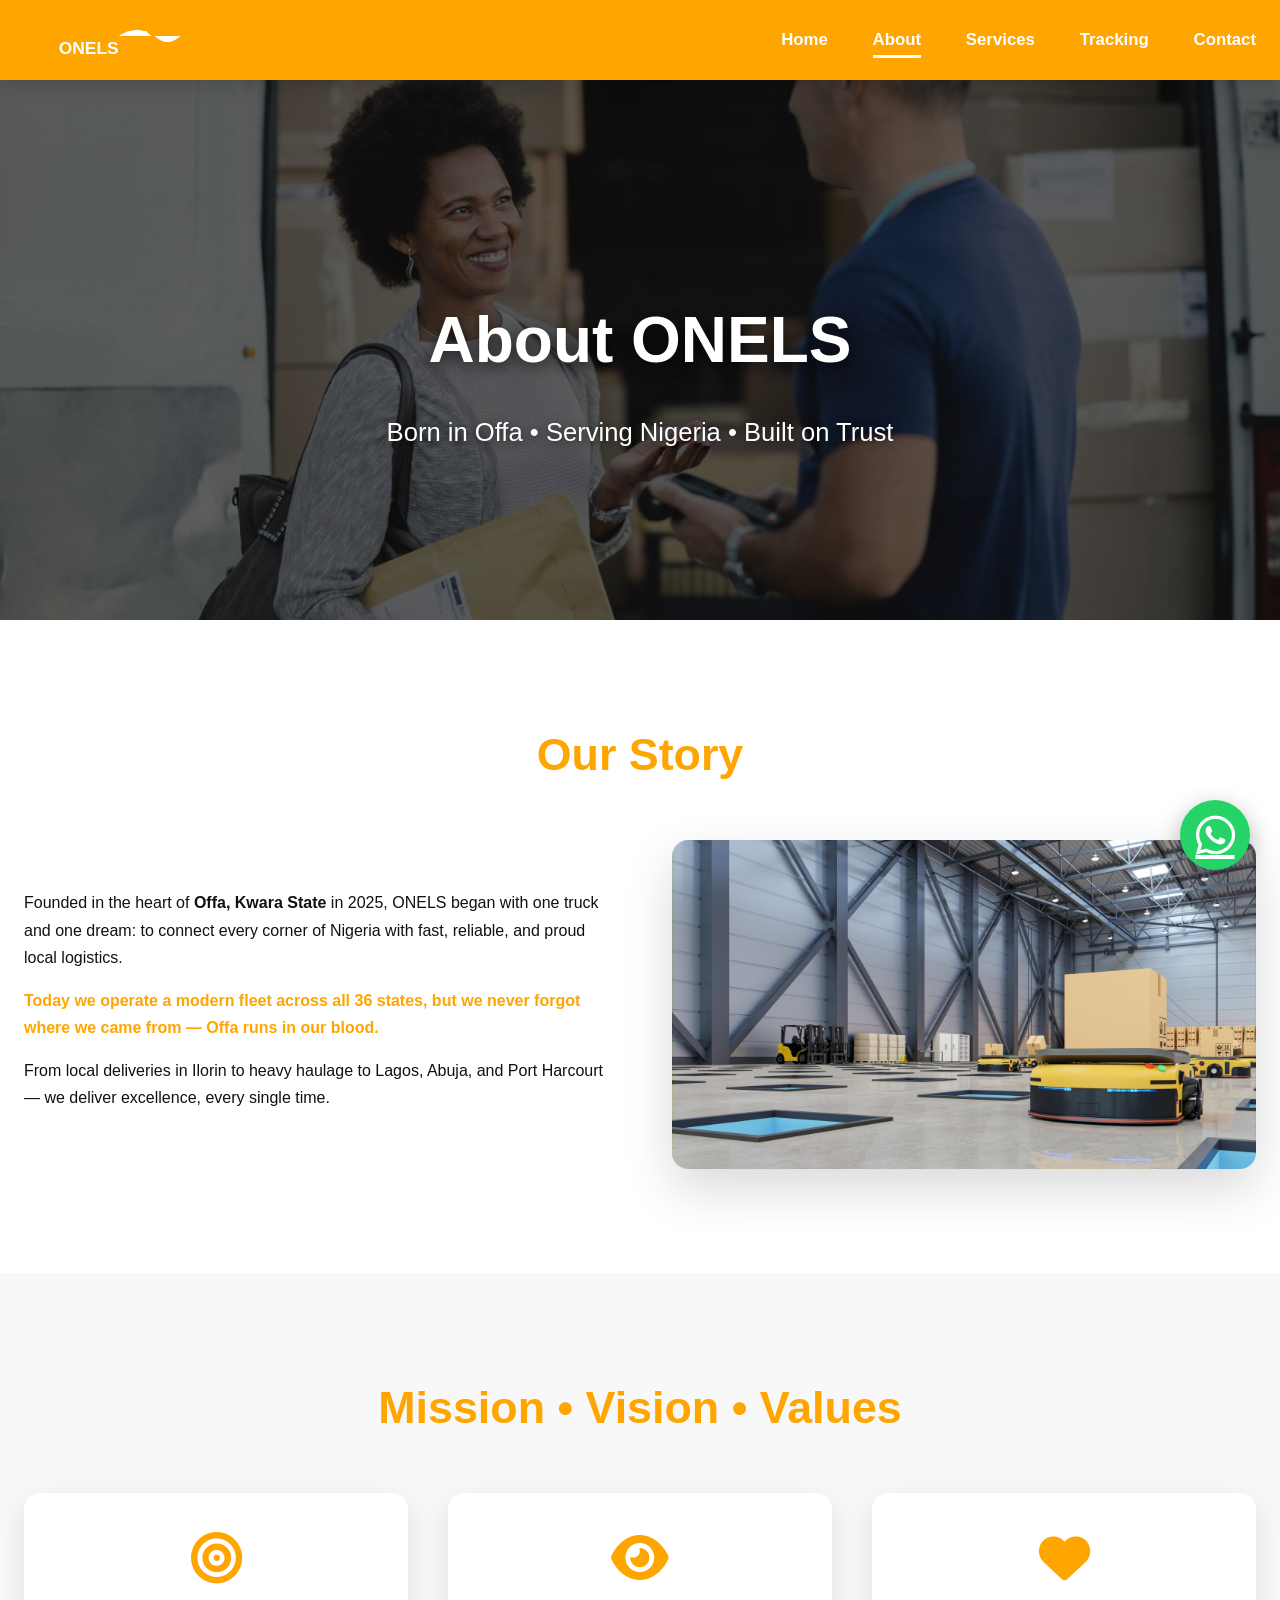
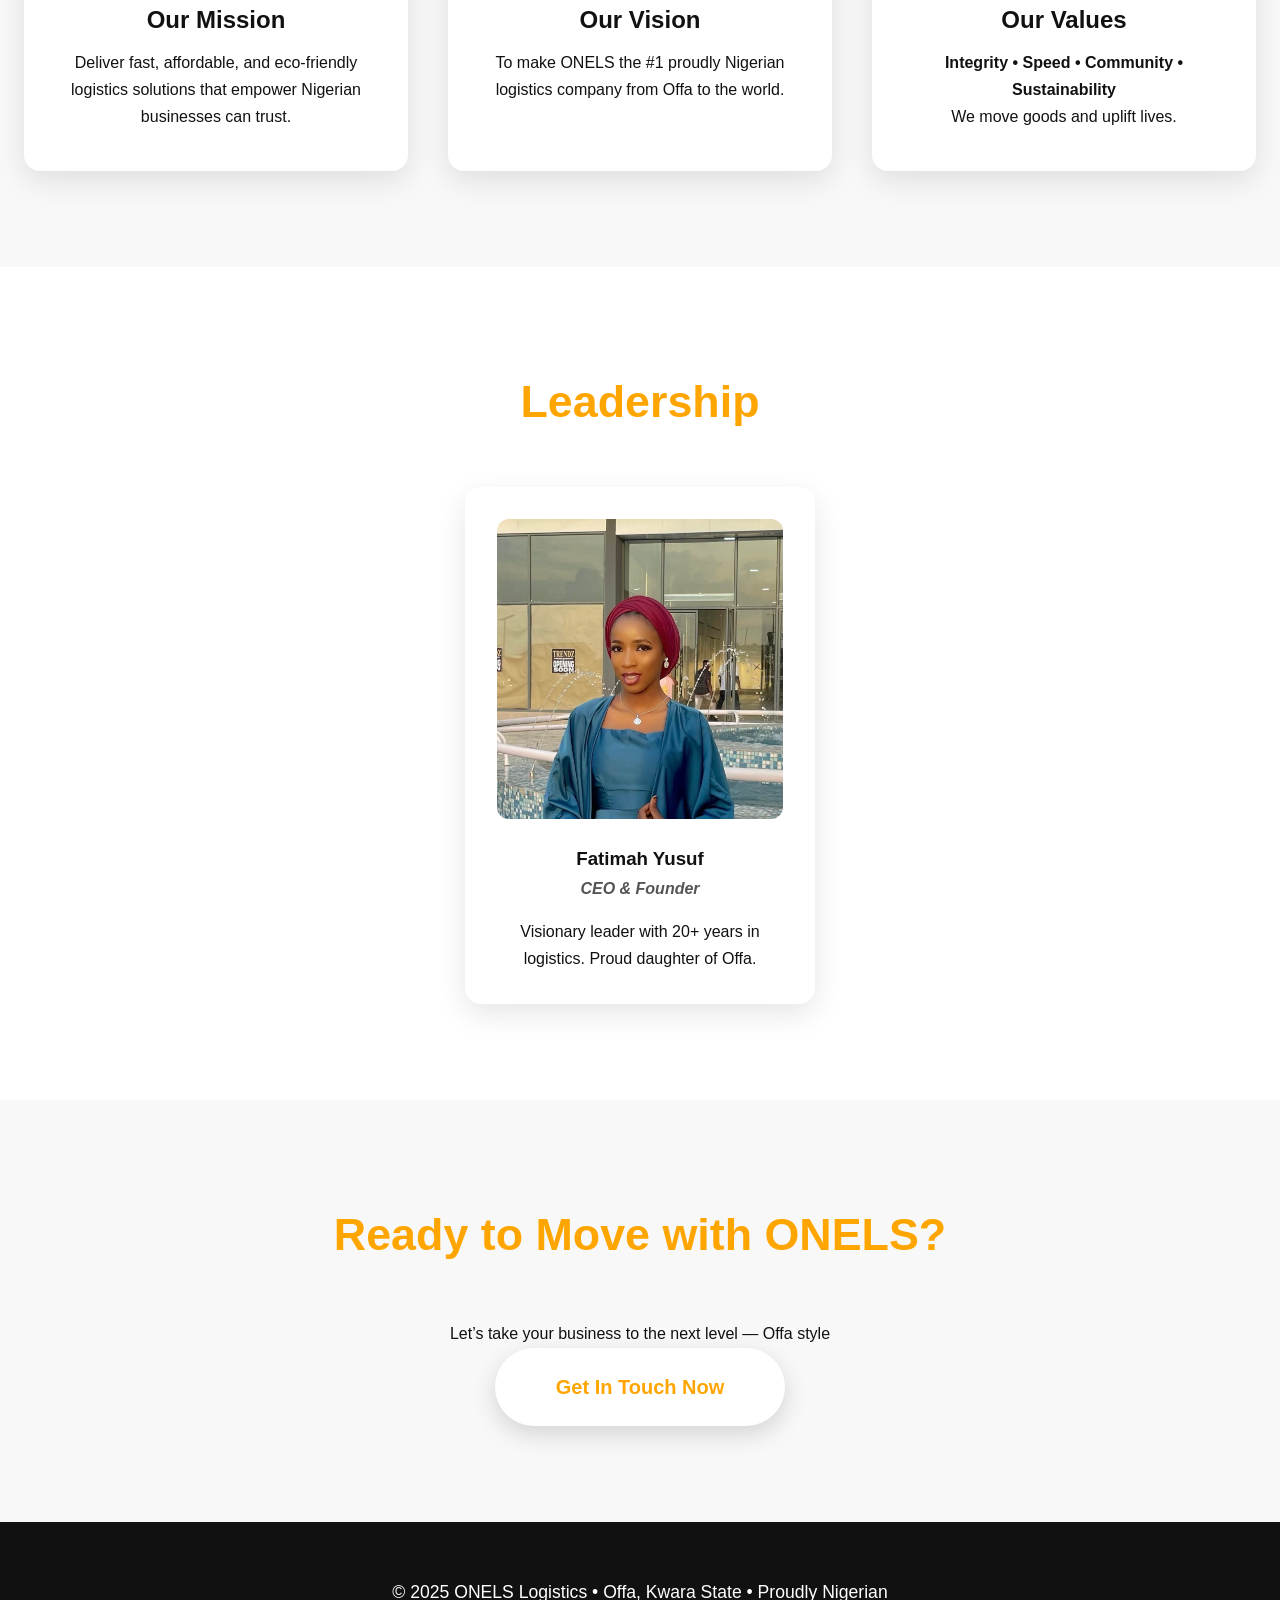
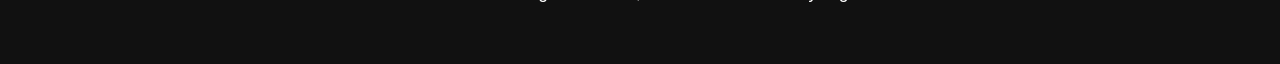
<file: bbnew.html>
<!DOCTYPE html>
<html lang="en">
<head>
  <meta charset="UTF-8" />
  <meta name="viewport" content="width=device-width, initial-scale=1.0" />
  <title>About Us - ONELS | Offa & Environment Logistics Services</title>
  <meta name="description" content="Learn about ONELS — born in Offa, serving all Nigeria with pride and excellence." />
  <link rel="stylesheet" href="bbnew.css" />
  <link rel="stylesheet" href="https://cdnjs.cloudflare.com/ajax/libs/font-awesome/6.5.0/css/all.min.css" />
</head>
<body>

  <header class="header">
    <nav class="nav container">
      <div class="logo">
        <a href="index.html">
          <svg width="200" height="80" viewBox="0 0 200 80" xmlns="http://www.w3.org/2000/svg">
            <path d="M10 40 Q30 20 50 40 T90 40" fill="none" stroke="#ffa500" stroke-width="4" />
            <path d="M20 30 L10 10 M40 35 L30 15 M60 40 L50 20" stroke="#ffa500" stroke-width="3" fill="none" />
            <path d="M90 40 Q120 20 140 40 Q160 60 180 40" fill="#FFFFFF" stroke="#ffa500" stroke-width="3" />
            <circle cx="110" cy="30" r="3" fill="#ffa500" />
            <circle cx="130" cy="35" r="2" fill="#FFFFFF" />
            <circle cx="150" cy="30" r="3" fill="#ffa500" />
            <text x="10" y="65" font-family="Segoe UI, sans-serif" font-size="24" font-weight="900" fill="#FFFFFF">ONELS</text>
          </svg>
        </a>
      </div>
      <button class="menu-toggle" aria-label="Open menu">
        <i class="fas fa-bars"></i>
      </button>
      <ul class="nav-list">
        <li><a href="index.html">Home</a></li>
        <li><a href="bbnew.html" class="active">About</a></li>
        <li><a href="mypart.html">Services</a></li>
        <li><a href="footer.html">Tracking</a></li>
        <li><a href="contactus.html">Contact</a></li>
      </ul>
    </nav>
  </header>

  <section class="page-hero">
    <img src="e3787ab8-7a2c-4838-b55a-db89ca6d7100.JPG" alt="ONELS Team & Fleet" class="hero-bg" loading="lazy">
    <div class="hero-overlay"></div>
    <div class="hero-content container text-center">
      <h1 class="fade-up">About ONELS</h1>
      <p class="fade-up">Born in Offa • Serving Nigeria • Built on Trust</p>
    </div>
  </section>

  <section class="section">
    <div class="container">
      <h2 class="section-title fade-up">Our Story</h2>
      <div class="about-grid">
        <div class="about-text fade-up">
          <p>Founded in the heart of <strong>Offa, Kwara State</strong> in 2025, ONELS began with one truck and one dream: to connect every corner of Nigeria with fast, reliable, and proud local logistics.</p>
          <p class="highlight">Today we operate a modern fleet across all 36 states, but we never forgot where we came from — Offa runs in our blood.</p>
          <p>From local deliveries in Ilorin to heavy haulage to Lagos, Abuja, and Port Harcourt — we deliver excellence, every single time.</p>
        </div>
        <div class="about-image fade-up">
          <img src="cargo.jpeg" alt="ONELS journey from Offa" loading="lazy">
        </div>
      </div>
    </div>
  </section>

  <section class="section bg-light">
    <div class="container">
      <h2 class="section-title fade-up">Mission • Vision • Values</h2>
      <div class="grid">
        <div class="feature fade-up">
          <i class="fas fa-bullseye"></i>
          <h3>Our Mission</h3>
          <p>Deliver fast, affordable, and eco-friendly logistics solutions that empower Nigerian businesses can trust.</p>
        </div>
        <div class="feature fade-up">
          <i class="fas fa-eye"></i>
          <h3>Our Vision</h3>
          <p>To make ONELS the #1 proudly Nigerian logistics company from Offa to the world.</p>
        </div>
        <div class="feature fade-up">
          <i class="fas fa-heart"></i>
          <h3>Our Values</h3>
          <p><strong>Integrity • Speed • Community • Sustainability</strong><br>We move goods and uplift lives.</p>
        </div>
      </div>
    </div>
  </section>

  <section class="section">
    <div class="container text-center">
      <h2 class="section-title fade-up">Leadership</h2>
      <div class="team-grid">
        <div class="team-card fade-up">
          <img src="fatty.jpg" alt="Fatimah Yusuf - CEO" loading="lazy">
          <h3>Fatimah Yusuf</h3>
          <p class="role">CEO & Founder</p>
          <p>Visionary leader with 20+ years in logistics. Proud daughter of Offa.</p>
        </div>
      </div>
    </div>
  </section>


  <section class="section bg-light">
    <div class="container text-center">
      <h2 class="section-title fade-up">Ready to Move with ONELS?</h2>
      <p class="contact-lead fade-up">Let’s take your business to the next level — Offa style</p>
      <a href="contactus.html" class="btn large fade-up">Get In Touch Now</a>
    </div>
  </section>

  <a href="https://wa.me/2348030000000" class="whatsapp-float" target="_blank">
    <i class="fab fa-whatsapp"></i>
  </a>

  <footer class="footer">
    <div class="container">
      <p>© 2025 ONELS Logistics • Offa, Kwara State • Proudly Nigerian</p>
    </div>
  </footer>

  <script src="bbnew.js"></script>
</body>
</html>
</file>
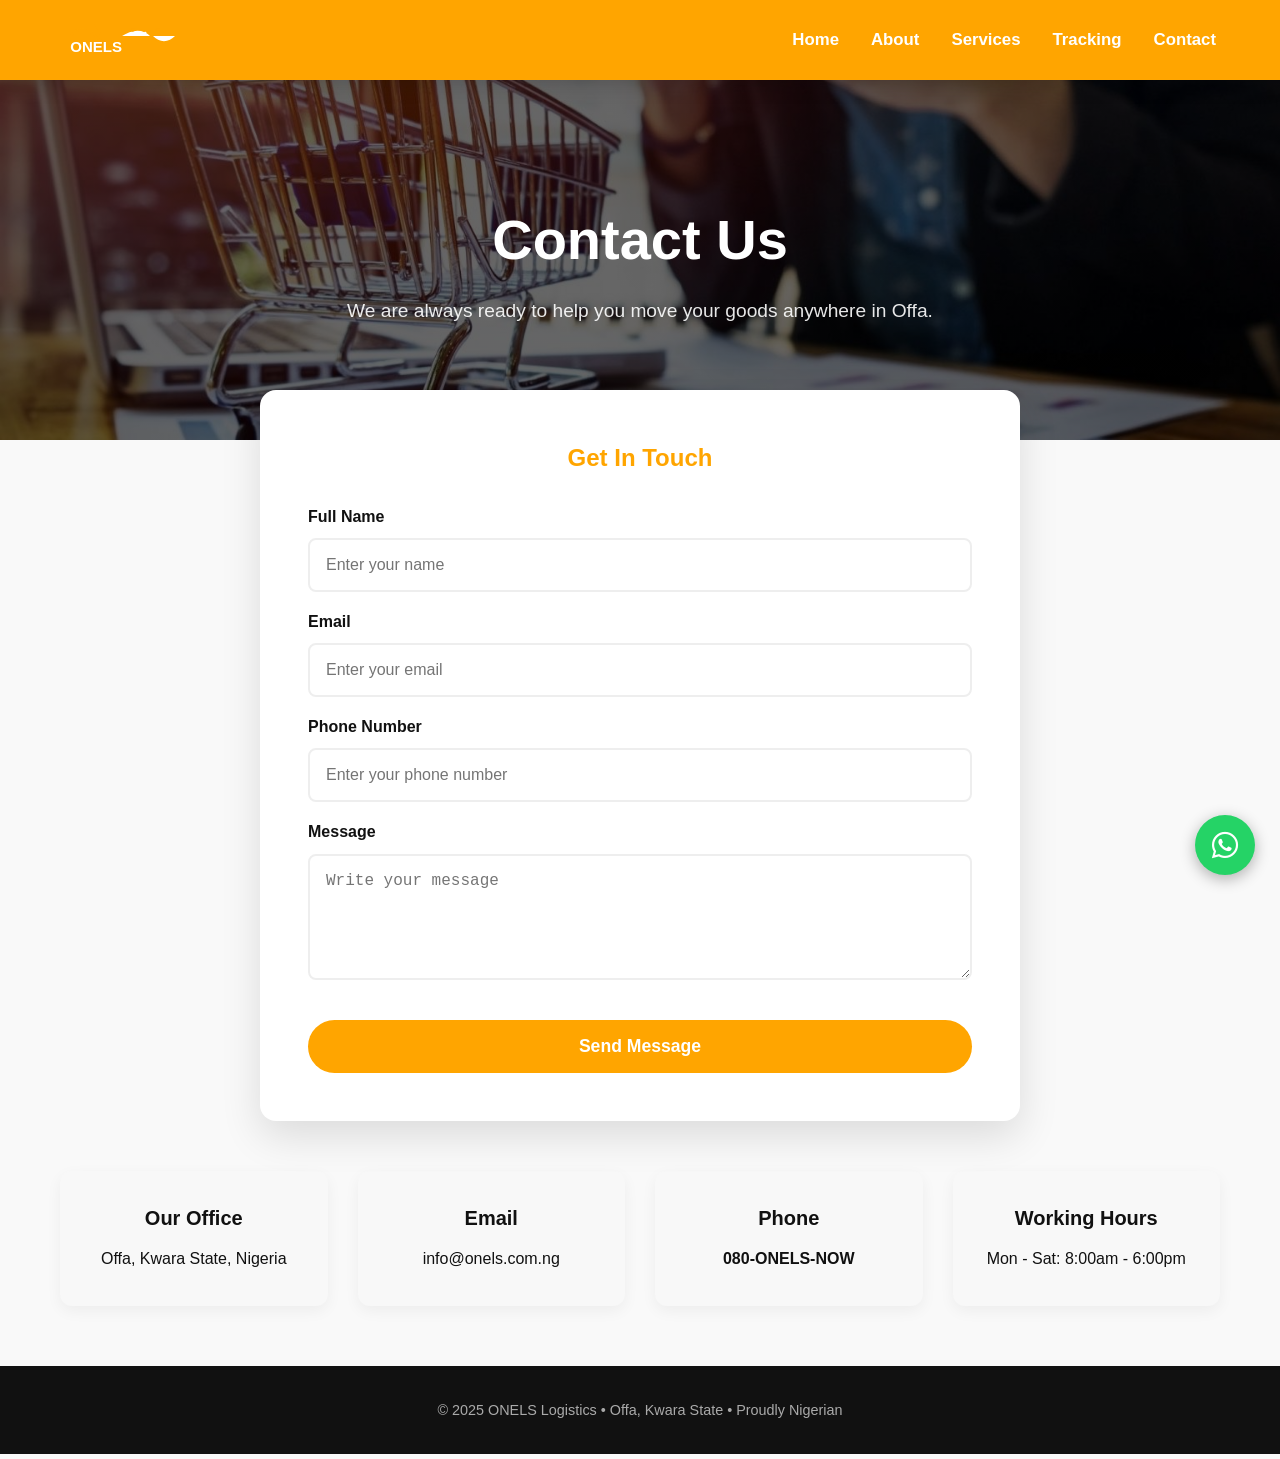
<file: contactus.html>
<!DOCTYPE html>
<html lang="en">
<head>
  <meta charset="UTF-8" />
  <meta name="viewport" content="width=device-width, initial-scale=1.0" />
  <link rel="stylesheet" 
        href="https://cdnjs.cloudflare.com/ajax/libs/font-awesome/5.15.4/css/all.min.css" 
        integrity="sha512-1ycn6IcaQQ40B9Wv56x8g/5gGk5OQ7z5+4tXF3w9K28A7wD/qf31D8J0p8IeD1c+P+4gDqF4jQ==" 
        crossorigin="anonymous" 
        referrerpolicy="no-referrer" />
  <link rel="stylesheet" href="contactus.css" />
  <title>Contact Us</title>
</head>

<body>
   <a href="https://wa.me/2348100000000?text=Hello%20ONELS%20Team!" class="whatsapp-float" target="_blank">
    <i class="fab fa-whatsapp"></i>
  </a>
  <header class="header">
    <nav class="nav container">
      <div class="logo">
        <a href="index.html"><svg width="200" height="80" viewBox="0 0 200 80" xmlns="http://www.w3.org/2000/svg">
  <!-- Falcon Body (Sharp & Fast) -->
  <path d="M10 40 Q30 20 50 40 T90 40" fill="none" stroke="#ffa500" stroke-width="4" />
  <!-- Wings (Speed Lines) -->
  <path d="M20 30 L10 10 M40 35 L30 15 M60 40 L50 20" stroke="#ffa500" stroke-width="3" fill="none" />
  <!-- Peacock Tail Feathers (Offa Touch) -->
  <path d="M90 40 Q120 20 140 40 Q160 60 180 40" fill="#FFFFFF" stroke="#ffa500" stroke-width="3" />
  <!-- Feather Eyes (Trustworthy Gaze) -->
  <circle cx="110" cy="30" r="3" fill="#ffa500" />
  <circle cx="130" cy="35" r="2" fill="#FFFFFF" />
  <circle cx="150" cy="30" r="3" fill="#ffa500" />
  <!-- Text: ONELS -->
  <text x="10" y="65" font-family="Segoe UI, sans-serif" font-size="24" font-weight="900" fill="#FFFFFF">ONELS</text>
</svg></a>
      </div>
      <button class="menu-toggle" aria-label="Open menu">
        <i class="fas fa-bars"></i>
      </button>
      <ul class="nav-list">
        <li><a href="index.html">Home</a></li>
        <li><a href="bbnew.html">About</a></li>
        <li><a href="mypart.html">Services</a></li>
        <li><a href="footer.html">Tracking</a></li>
        <li><a href="contactus.html">Contact</a></li>
      </ul>
    </nav>
  </header>

  <section class="contact-lp">
    <div class="contact"></div>

    <div class="contact-content">
      <h1>Contact Us</h1>
      <p>We are always ready to help you move your goods anywhere in Offa.</p>
    </div>
  </section>

  <section class="contact-container">
    <form action="" class="contact-form">
      <h2>Get In Touch</h2>

      <label>Full Name</label>
      <input type="text" placeholder="Enter your name" required>

      <label>Email</label>
      <input type="email" placeholder="Enter your email" required>

      <label>Phone Number</label>
      <input type="tel" placeholder="Enter your phone number" required>

      <label>Message</label>
      <textarea rows="5" placeholder="Write your message" required></textarea>

      <button type="submit">Send Message</button>
    </form>
  </section>


<section class="contact-info">
  <div class="info-box">
    <h3>Our Office</h3>
    <p>Offa, Kwara State, Nigeria</p>
  </div>

  <div class="info-box">
    <h3>Email</h3>
    <p>info@onels.com.ng</p>
  </div>

  <div class="info-box">
    <h3>Phone</h3>
    <p><strong>080-ONELS-NOW</strong></p>
  </div>

  <div class="info-box">
    <h3>Working Hours</h3>
    <p>Mon - Sat: 8:00am - 6:00pm</p>
  </div>
</section>
<footer class="footer">
    <div class="container">
      <p>&copy; 2025 ONELS Logistics • Offa, Kwara State • Proudly Nigerian</p>
    </div>
  </footer>

<script src="contactus.js"></script>
</body>
</html>
</file>
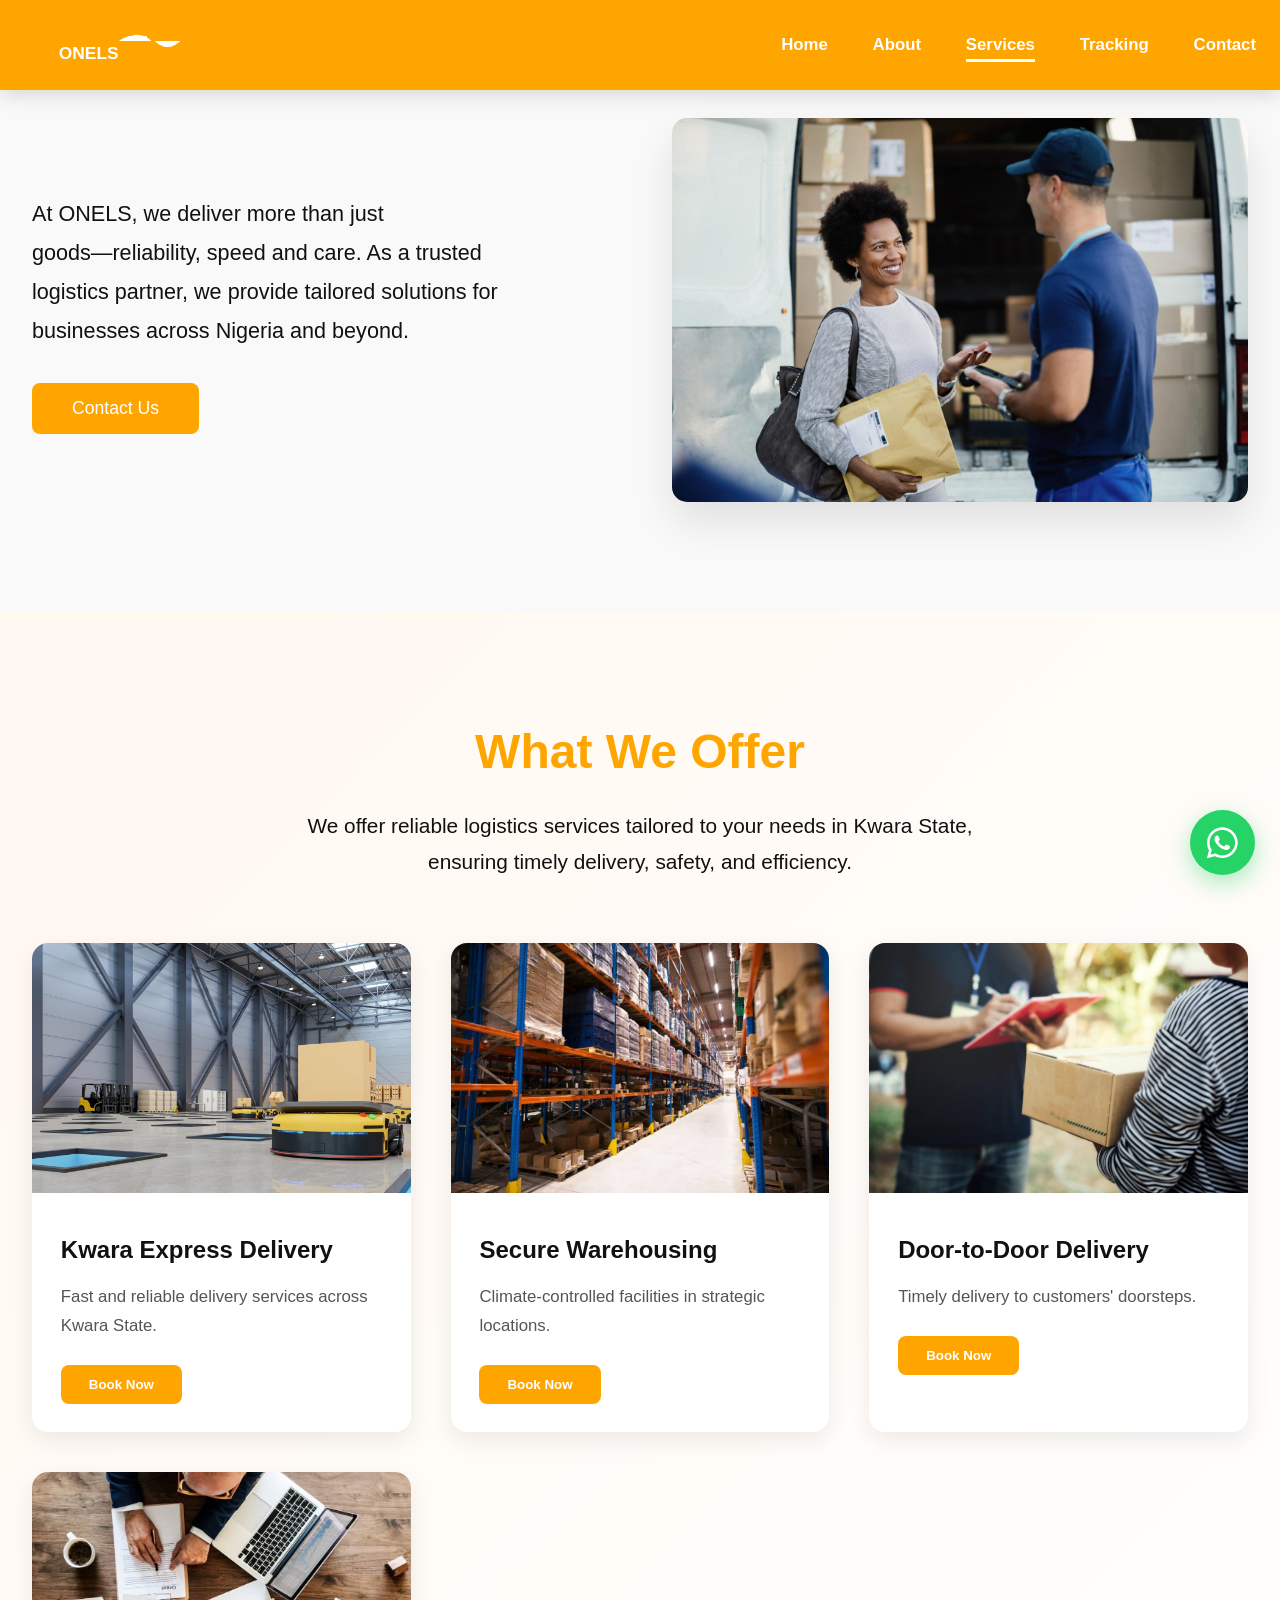
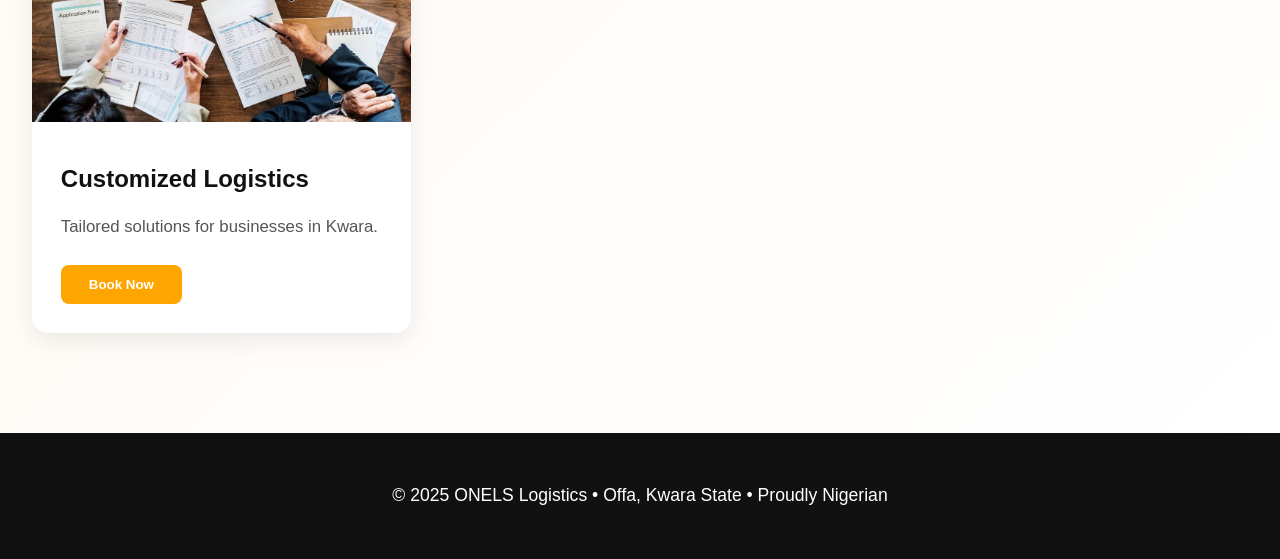
<file: mypart.html>
<!DOCTYPE html>
<html lang="en">
<head>
<meta charset="UTF-8">
<meta name="viewport" content="width=device-width, initial-scale=1.0">
<title>Services | ONELS Logistics</title>
<link rel="stylesheet" href="mypart.css">
<link rel="stylesheet" href="https://cdnjs.cloudflare.com/ajax/libs/font-awesome/6.5.0/css/all.min.css">
<script src="https://www.paypal.com/sdk/js?client-id=YOUR_PAYPAL_CLIENT_ID&currency=USD"></script>
<script src="https://checkout.flutterwave.com/v3.js"></script>
</head>
<body>

<a href="https://wa.me/2348100000000?text=Hello%20ONELS%20Team,%20I'm%20interested%20in%20your%20services!" 
   class="whatsapp-float" target="_blank" aria-label="Chat on WhatsApp">
    <i class="fab fa-whatsapp"></i>
</a>

<header class="header">
    <nav class="nav container">
        <div class="logo">
            <a href="index.html">
                <svg width="200" height="80" viewBox="0 0 200 80" xmlns="http://www.w3.org/2000/svg">
                    <path d="M10 40 Q30 20 50 40 T90 40" fill="none" stroke="#ffa500" stroke-width="4"/>
                    <path d="M20 30 L10 10 M40 35 L30 15 M60 40 L50 20" stroke="#ffa500" stroke-width="3" fill="none"/>
                    <path d="M90 40 Q120 20 140 40 Q160 60 180 40" fill="#FFFFFF" stroke="#ffa500" stroke-width="3"/>
                    <circle cx="110" cy="30" r="3" fill="#ffa500"/>
                    <circle cx="130" cy="35" r="2" fill="#FFFFFF"/>
                    <circle cx="150" cy="30" r="3" fill="#ffa500"/>
                    <text x="10" y="65" font-family="Segoe UI, sans-serif" font-size="24" font-weight="900" fill="#FFFFFF">ONELS</text>
                </svg>
            </a>
        </div>

        <button class="menu-toggle" aria-label="Open menu">
            <i class="fas fa-bars"></i>
        </button>

        <ul class="nav-list">
            <li><a href="index.html">Home</a></li>
            <li><a href="bbnew.html">About</a></li>
            <li><a href="mypart.html" class="active">Services</a></li>
            <li><a href="footer.html">Tracking</a></li>
            <li><a href="contactus.html">Contact</a></li>
        </ul>
    </nav>
</header>

<section class="intro-section">
    <div class="intro" data-aos="fade-right">
        <p>At ONELS, we deliver more than just <br> goods—reliability, speed and care. As a trusted <br>
            logistics partner, we provide tailored solutions for <br>businesses across Nigeria and beyond.</p>
            <button class="cta"><a href="contactus.html">Contact Us</a></button>
    </div>
    <div class="intro-image" data-aos="fade-left">
        <img src="e3787ab8-7a2c-4838-b55a-db89ca6d7100.JPG" alt="ONELS Logistics">
    </div>
</section>

<section class="services">
    <div class="container2">
        <h2 data-aos="fade-up">What We Offer</h2>
        <p data-aos="fade-up" data-aos-delay="100">
            We offer reliable logistics services tailored to your needs in Kwara State,<br> ensuring timely delivery, safety, and efficiency.
        </p>

        <div class="services-grid">
            <div class="service-card" data-aos="fade-up" data-aos-delay="200">
                <div class="service-icon"><img src="cargo.jpeg" alt="Kwara Express Delivery"></div>
                <div class="service-content">
                    <h3>Kwara Express Delivery</h3>
                    <p>Fast and reliable delivery services across Kwara State.</p>
                    <button class="book-service-btn" data-service="Kwara Express Delivery">Book Now</button>
                </div>
            </div>

            <div class="service-card" data-aos="fade-up" data-aos-delay="300">
                <div class="service-icon"><img src="warehouse.JPG" alt="Secure Warehousing"></div>
                <div class="service-content">
                    <h3>Secure Warehousing</h3>
                    <p>Climate-controlled facilities in strategic locations.</p>
                    <button class="book-service-btn" data-service="Secure Warehousing">Book Now</button>
                </div>
            </div>

            <div class="service-card" data-aos="fade-up" data-aos-delay="400">
                <div class="service-icon"><img src="box delivery.jpeg" alt="Door-to-Door Delivery"></div>
                <div class="service-content">
                    <h3>Door-to-Door Delivery</h3>
                    <p>Timely delivery to customers' doorsteps.</p>
                    <button class="book-service-btn" data-service="Door-to-Door Delivery">Book Now</button>
                </div>
            </div>

            <div class="service-card" data-aos="fade-up" data-aos-delay="500">
                <div class="service-icon"><img src="f1c064d0-4de7-46fe-ab70-62f4cd2f4000.jpeg" alt="Customized Logistics"></div>
                <div class="service-content">
                    <h3>Customized Logistics</h3>
                    <p>Tailored solutions for businesses in Kwara.</p>
                    <button class="book-service-btn" data-service="Customized Logistics">Book Now</button>
                </div>
            </div>
        </div>
    </div>
</section>

<div id="serviceModal" class="modal">
    <div class="modal-content">
        <span class="close">&times;</span>
        <h2 id="modalServiceName">Book Service</h2>
        <form id="serviceForm">
            <h3>Sender Information</h3>
            <input type="text" name="senderName" placeholder="Full Name" required>
            <input type="email" name="senderEmail" placeholder="Email" required>
            <input type="tel" name="senderPhone" placeholder="Phone Number" required>

            <h3>Receiver Information</h3>
            <input type="text" name="receiverName" placeholder="Full Name" required>
            <input type="email" name="receiverEmail" placeholder="Email" required>
            <input type="tel" name="receiverPhone" placeholder="Phone Number" required>

            <h3>Package Details</h3>
            <input type="text" name="packageDesc" placeholder="Package Description" required>
            <input type="number" name="packageWeight" placeholder="Weight (kg)" required>

            <h3>Delivery Options</h3>
            <select name="deliveryOption" required>
                <option value="">Select Option</option>
                <option value="Standard">Standard</option>
                <option value="Express">Express</option>
                <option value="Same Day">Same Day</option>
            </select>

            <button type="submit" class="proceed-payment-btn">Proceed to Payment</button>
        </form>
    </div>
</div>

<section id="paymentSection" class="payment-section" style="display:none;">
    <div class="container2">
        <h2>Payment</h2>
        <p>Review your details and select a payment method:</p>
        <div id="paymentSummary"></div>
        <div class="payment-options">
            <div id="paypal-button-container"></div>
            <button id="flutterwave-pay" class="pay-btn">Flutterwave</button>
            <button id="stripe-pay" class="pay-btn">Stripe</button>
            <button id="bank-pay" class="pay-btn">Bank Transfer</button>
        </div>
    </div>
</section>

<section id="successSection" class="payment-section" style="display:none;">
    <div class="container2">
        <h2>Payment Successful!</h2>
        <p id="transactionDetails"></p>
    </div>
</section>

<footer class="footer">
    <div class="container">
        <p>© 2025 ONELS Logistics • Offa, Kwara State • Proudly Nigerian</p>
    </div>
</footer>

<script src="mypart.js"></script>
</body>
</html>
</file>
<file: bbnew.css>
:root {
  --orange: #ffa500;
  --dark: #111111;
  --light: #f8f8f8;
  --white: #ffffff;
  --header-height: 80px;
}

* {
  margin: 0;
  padding: 0;
  box-sizing: border-box;
}

html {
  scroll-behavior: smooth;
}

body {
  font-family: 'Segoe UI', sans-serif;
  line-height: 1.7;
  color: var(--dark);
  background: var(--white);
  padding-top: var(--header-height); 
  overflow-x: hidden;
}


.container {
  max-width: 1300px;
  margin: 0 auto;
  padding: 0 1.5rem;
}

.section {
  padding: 6rem 0;
}

.section-title {
  font-size: 2.8rem;
  text-align: center;
  color: var(--orange);
  margin-bottom: 3rem;
  font-weight: 700;
}

.bg-light {
  background: var(--light);
}

.text-center {
  text-align: center;
}

.highlight {
  color: var(--orange);
  font-weight: 700;
}


.header {
  position: fixed;
  top: 0;
  left: 0;
  width: 100%;
  height: var(--header-height);
  background: var(--orange);
  z-index: 1000;
  box-shadow: 0 4px 20px rgba(0,0,0,0.15);
  transition: all 0.3s ease-in-out;
}

.header.scrolled {
  background: var(--dark); 
  box-shadow: 0 4px 15px rgba(0, 0, 0, 0.5);
  height: 70px; 
}

.nav {
  height: 100%;
  display: flex;
  justify-content: space-between;
  align-items: center;
  padding: 0 1.5rem;
}

.logo svg {
  height: 58px;
}

.nav-list {
  display: flex;
  gap: 2.8rem;
  list-style: none;
}

.nav-list a {
  color: white;
  text-decoration: none;
  font-weight: 600;
  font-size: 1.05rem;
  transition: all 0.3s;
}

.nav-list a:hover,
.nav-list a.active {
  font-weight: 900;
  border-bottom: 3px solid white;
  padding-bottom: 6px;
}

.menu-toggle {
  display: none;
  background: none;
  border: none;
  color: white;
  font-size: 1.9rem;
  cursor: pointer;
}


.hero,
.page-hero {
  position: relative;
  height: 100vh;
  min-height: 620px;
  display: flex;
  align-items: center;
  justify-content: center;
  text-align: center;
  color: white;
  padding-top: var(--header-height); 
  overflow: hidden;
}

.page-hero {
    height: 60vh;
    min-height: 450px;
}

.hero-bg,
.page-hero .hero-bg {
  position: absolute;
  top: 0;
  left: 0;
  width: 100%;
  height: 100%;
  object-fit: cover;
  z-index: 1;
}

.hero-overlay,
.page-hero .hero-overlay {
  position: absolute;
  top: 0;
  left: 0;
  width: 100%;
  height: 100%;
  background: rgba(17, 17, 17, 0.65); 
  z-index: 2;
}

.page-hero .hero-content {
    padding: 0; 
    z-index: 3;
    position: relative;
}

.hero-content h1,
.page-hero h1 {
  font-size: 4.5rem;
  font-weight: 900;
  margin-bottom: 1rem;
  text-shadow: 0 4px 15px rgba(0,0,0,0.7);
}

.page-hero h1 {
    font-size: 4rem;
}

.hero-content p,
.page-hero .hero-content p {
  font-size: 1.6rem;
  max-width: 800px;
  margin: 0 auto 2.5rem;
  text-shadow: 0 2px 10px rgba(0,0,0,0.6);
}


.btn {
  background: white;
  color: var(--orange);
  padding: 1rem 2.8rem;
  border-radius: 50px;
  font-weight: 700;
  text-decoration: none;
  display: inline-block;
  transition: all 0.4s;
  box-shadow: 0 8px 25px rgba(0,0,0,0.15);
  border: none;
  cursor: pointer;
}

.btn:hover {
  transform: translateY(-5px);
  box-shadow: 0 20px 40px rgba(0,0,0,0.25);
}

.btn.large {
  padding: 1.4rem 3.8rem;
  font-size: 1.25rem;
}


.about-grid {
  display: grid;
  grid-template-columns: 1fr 1fr;
  gap: 4rem;
  align-items: center;
}

.about-image img {
  width: 100%;
  border-radius: 16px;
  box-shadow: 0 20px 50px rgba(0,0,0,0.15);
  transition: all 0.4s;
}

.about-image img:hover {
    transform: scale(1.02);
}

.about-text p {
    margin-bottom: 1rem;
}

.grid {
  display: grid;
  grid-template-columns: repeat(auto-fit, minmax(300px, 1fr));
  gap: 2.5rem;
}

.feature {
  background: white;
  border-radius: 16px;
  box-shadow: 0 10px 30px rgba(0,0,0,0.1);
  text-align: center;
  padding: 2.5rem;
  transition: all 0.4s;
}

.feature:hover {
  transform: translateY(-12px);
  box-shadow: 0 20px 40px rgba(0,0,0,0.15);
}

.feature i {
  font-size: 3.2rem;
  color: var(--orange);
  margin-bottom: 1rem;
}

.feature h3 {
    margin-bottom: 0.5rem;
    font-size: 1.5rem;
}

.team-grid {
    display: flex; 
    justify-content: center;
    gap: 2.5rem;
}

.team-card {
    background: white;
    border-radius: 16px;
    box-shadow: 0 10px 30px rgba(0,0,0,0.1);
    text-align: center;
    padding: 2rem;
    max-width: 350px;
    transition: all 0.4s;
}

.team-card:hover {
    transform: translateY(-12px);
    box-shadow: 0 20px 40px rgba(0,0,0,0.15);
}

.team-card img {
    width: 100%;
    height: 300px;
    object-fit: cover;
    border-radius: 12px;
    margin-bottom: 1rem;
}

.team-card .role {
    font-weight: 600;
    font-style: italic;
    color: #555;
    margin-bottom: 1rem;
}


.whatsapp-float {
  position: fixed;
  bottom: 30px;
  right: 30px;
  background: #25D366;
  color: white;
  width: 70px;
  height: 70px;
  border-radius: 50%;
  display: flex;
  align-items: center;
  justify-content: center;
  font-size: 2.8rem;
  box-shadow: 0 8px 25px rgba(0,0,0,0.3);
  z-index: 999;
  animation: float 3s ease-in-out infinite;
}

@keyframes float {
  0%, 100% { transform: translateY(0); }
  50% { transform: translateY(-15px); }
}

.footer {
  background: var(--dark);
  color: white;
  text-align: center;
  padding: 3.5rem 0;
  font-size: 1.1rem;
}

.fade-up {
  opacity: 0;
  transform: translateY(60px);
  transition: all 1s cubic-bezier(0.25, 0.46, 0.45, 0.94);
}

.fade-up.reveal {
  opacity: 1;
  transform: translateY(0);
}

body.menu-open {
  overflow: hidden;
}


@media (max-width: 992px) {
    .about-grid {
        grid-template-columns: 1fr;
        gap: 3rem;
    }
    .about-image {
        order: -1; 
    }
}

@media (max-width: 768px) {
  :root { --header-height: 70px; }
  body { padding-top: var(--header-height); }

  .menu-toggle { display: block; }

 
  .nav-list {
    position: fixed;
    top: var(--header-height);
    left: 0;
    width: 100%;
    background: var(--orange);
    flex-direction: column;
    padding: 2.5rem 0;
    text-align: center;
    transform: translateY(-150%);
    transition: transform 0.5s ease;
    height: calc(100vh - var(--header-height));
    overflow-y: auto;
    box-shadow: 0 8px 15px rgba(0,0,0,0.2);
  }

  .nav-list.active { transform: translateY(0); }


  .hero h1,
  .page-hero h1 { font-size: 3rem; }
  .hero-content p,
  .page-hero .hero-content p { font-size: 1.1rem; }
  .page-hero { min-height: 350px; }

  .section-title { font-size: 2.3rem; }
  .team-grid { 
      flex-direction: column; 
      align-items: center; 
  }
}
</file>
<file: contactus.css>
:root {
  --orange: #ffa500;
  --white: #ffffff;
  --off-white: #f9f9f9;
  --dark: #111111;
  --light-gray: #f8f8f8;
  --header-height: 80px;
  --transition: all 0.3s ease-in-out;
}

* {
  margin: 0;
  padding: 0;
  box-sizing: border-box;
}

body {
  font-family: 'Segoe UI', Tahoma, Geneva, Verdana, sans-serif;
  line-height: 1.7;
  color: var(--dark);
  background: var(--off-white);
  padding-top: var(--header-height); 
  overflow-x: hidden;
}

a {
  text-decoration: none;
  color: inherit;
}

ul {
  list-style: none;
}

body.menu-open {
    overflow: hidden;
}

.header.header-scrolled {
    background: var(--dark);
    box-shadow: 0 4px 20px rgba(0, 0, 0, 0.15);
}

.header.header-scrolled .nav-list a {
    color: var(--white);
}
.header {
  position: fixed;
  top: 0;
  left: 0;
  width: 100%;
  height: var(--header-height);
  background: var(--orange);
  z-index: 1000;
  box-shadow: 0 4px 20px rgba(0, 0, 0, 0.15);
  display: flex; 
  align-items: center;
}

.nav {
  width: 100%;
  max-width: 1200px;
  margin: 0 auto;
  display: flex;
  justify-content: space-between;
  align-items: center;
  padding: 0 1.5rem;
}

.logo svg {
  height: 50px;
  width: auto;
}

.nav-list {
  display: flex;
  gap: 2rem;
}

.nav-list a {
  color: var(--white);
  font-weight: 600;
  font-size: 1.05rem;
  transition: var(--transition);
  position: relative;
}

.nav-list a:hover {
  color: var(--dark);
}

.menu-toggle {
  display: none;
  background: none;
  border: none;
  color: var(--white);
  font-size: 1.8rem;
  cursor: pointer;
}

.contact-lp {
  position: relative;
  height: 40vh; 
  min-height: 300px;
  background-image: url("cf32cd2c-9e2b-4fd8-b33a-b114c86ea89f.jpeg"); 
  background-size: cover;
  background-position: center;
  display: flex;
  align-items: center;
  justify-content: center;
  text-align: center;
}

.contact-lp::before {
  content: '';
  position: absolute;
  top: 0;
  left: 0;
  width: 100%;
  height: 100%;
  background: linear-gradient(rgba(0,0,0,0.6), rgba(0,0,0,0.6));
}

.contact-content {
  position: relative;
  z-index: 2;
  color: var(--white);
  padding: 0 20px;
}

.contact-content h1 {
  font-size: 3.5rem; 
  font-weight: 800;
  margin-bottom: 0.5rem;
}

.contact-content p {
  font-size: 1.2rem;
  opacity: 0.9;
}

.contact-container {
  max-width: 800px;
  margin: -50px auto 50px; 
  padding: 0 20px;
  position: relative;
  z-index: 10;
}

.contact-form {
  background: var(--white);
  padding: 3rem;
  border-radius: 16px;
  box-shadow: 0 15px 40px rgba(0, 0, 0, 0.12);
  opacity: 0; 
  transform: translateY(20px);
  transition: all 0.8s ease-out;
}

.contact-form.fade-in {
  opacity: 1;
  transform: translateY(0);
}

.contact-form h2 {
  color: var(--orange);
  margin-bottom: 1.5rem;
  text-align: center;
}

.contact-form label {
  display: block;
  margin: 1rem 0 0.5rem;
  font-weight: 600;
}

.contact-form input,
.contact-form textarea {
  width: 100%;
  padding: 1rem;
  border: 2px solid #eee;
  border-radius: 8px;
  font-size: 1rem;
  transition: var(--transition);
}

.contact-form input:focus,
.contact-form textarea:focus {
  outline: none;
  border-color: var(--orange);
  box-shadow: 0 0 0 4px rgba(255, 165, 0, 0.15);
}

.contact-form button {
  width: 100%;
  margin-top: 2rem;
  padding: 1rem;
  background: var(--orange);
  color: var(--white);
  border: none;
  border-radius: 50px;
  font-weight: 700;
  font-size: 1.1rem;
  cursor: pointer;
  transition: var(--transition);
}

.contact-form button:hover {
  transform: translateY(-3px);
  box-shadow: 0 5px 15px rgba(255, 165, 0, 0.4);
}

.contact-info {
  max-width: 1200px;
  margin: 0 auto;
  display: grid;
  grid-template-columns: repeat(auto-fit, minmax(250px, 1fr));
  gap: 30px;
  padding: 0 20px 60px;
}

.info-box {
  background: var(--light-gray);
  padding: 30px;
  border-radius: 12px;
  text-align: center;
  transition: var(--transition);
  border-bottom: 4px solid transparent;
  box-shadow: 0 5px 15px rgba(0,0,0,0.05);
}

.info-box.fade-in {
    opacity: 1 !important; 
    transform: translateY(0) !important;
}

.info-box:hover {
  transform: translateY(-10px);
  border-bottom-color: var(--orange);
  background: var(--white);
  box-shadow: 0 15px 30px rgba(0,0,0,0.1);
}

.info-box h3 {
  color: var(--dark);
  margin-bottom: 10px;
  font-size: 1.25rem;
}

.footer {
  background: var(--dark); 
  color: #aaa;
  text-align: center;
  padding: 2rem 0;
  font-size: 0.9rem;
}


.whatsapp-float {
  position: fixed;
  bottom: 25px;
  right: 25px;
  background: #25D366;
  color: white;
  width: 60px;
  height: 60px;
  border-radius: 50%;
  display: flex;
  align-items: center;
  justify-content: center;
  font-size: 30px;
  box-shadow: 0 4px 15px rgba(0,0,0,0.3);
  z-index: 2000;
  transition: var(--transition);
  animation: float 3s ease-in-out infinite;
  z-index: 9999;
}

.whatsapp-float:hover {
  transform: scale(1.1);
}

@keyframes float {
  0%, 100% { transform: translateY(0); }
  50% { transform: translateY(-10px); }
}

@media (max-width: 768px) {
  :root {
    --header-height: 70px;
  }
  
  .menu-toggle {
    display: block;
    z-index: 9999;
  }

  .nav-list {
    position: fixed;
    top: 0;
    right: -100%; 
    width: 70%;
    height: 100vh;
    background: var(--dark);
    flex-direction: column;
    justify-content: center;
    align-items: center;
    transition: 0.4s ease-in-out;
    box-shadow: -5px 0 15px rgba(0,0,0,0.1);
  }

  .nav-list.active {
    right: 0; 
  }
  
  .nav-list.active a:hover {
    color: var(--orange); 
  }

  .contact-lp {
    height: 35vh;
  }

  .contact-content h1 {
    font-size: 2.2rem; 
  }
  
  .contact-content p {
    font-size: 1rem;
  }

  .contact-container {
    margin: -30px 10px 50px; 
    padding: 0;
  }

  .contact-form {
    padding: 2rem 1.5rem;
  }

  .contact-info {
      padding: 0 10px 40px;
  }
}
</file>
<file: mypart.css>
:root {
    --orange: #ffa500;
    --white: #f9f9f9;
    --dark: #111111;
    --light: #f8f8f8;
    --header-height: 90px;
    --transition: all 0.3s ease-in-out;
}

* { margin: 0; padding: 0; box-sizing: border-box; }

body { 
    font-family: 'Segoe UI', sans-serif;
    line-height: 1.7; 
    color: var(--dark); 
    background: var(--white);
    padding-top: var(--header-height); 
    overflow-x: hidden;
}

body.menu-open {
    overflow: hidden;
}

a {
    text-decoration: none;
    color: inherit;
}
ul {
    list-style: none;
}

.header {
    position: fixed;
    top: 0; left: 0; width: 100%;
    height: var(--header-height);
    background: var(--orange);
    z-index: 1000;
    box-shadow: 0 4px 20px rgba(0,0,0,0.15);
    transition: all 0.3s;
}

.header.scrolled {
    background: var(--dark); 
    height: 70px; 
}

.nav {
    height: 100%;
    display: flex;
    justify-content: space-between;
    align-items: center;
    padding: 0 1.5rem;
    max-width: 1400px;
    margin: 0 auto;
}

.logo svg { height: 58px; }

.nav-list {
    display: flex;
    gap: 2.8rem;
    list-style: none;
}

.nav-list a {
    color: white;
    text-decoration: none;
    font-weight: 600;
    font-size: 1.05rem;
    transition: all 0.3s;
    position: relative;
}

.nav-list a:hover,
.nav-list a.active {
    font-weight: 900;
}

.nav-list a.active::after,
.nav-list a:hover::after {
    content: '';
    position: absolute;
    bottom: -8px;
    left: 0;
    width: 100%;
    height: 3px;
    background: white;
}

.menu-toggle {
    display: none; 
    background: none;
    border: none;
    color: white;
    font-size: 1.9rem;
    cursor: pointer;
}

.intro-section {
    display: flex;
    align-items: center;
    justify-content: space-between;
    max-width: 1400px;
    margin: 150px auto 100px;
    padding: 0 2rem;
    gap: 4rem;
    flex-wrap: wrap;
}

.intro {
    flex: 1;
    min-width: 300px;
    font-size: 1.35rem;
    line-height: 1.8;
    margin-top: -10%;
}

.cta {
    background: var(--orange);
    color: white;
    border: none;
    padding: 15px 40px;
    font-size: 1.1rem;
    border-radius: 8px;
    cursor: pointer;
    margin-top: 2rem;
    transition: all 0.3s;
}

.cta a {
    color: white;
}

.cta:hover { transform: scale(1.05); box-shadow: 0 10px 20px rgba(255,165,0,0.4); }

.intro-image {
    flex: 1;
    min-width: 300px;
    animation: float 4s infinite ease-in-out;
    margin-top: -10%;
}

.intro-image img {
    width: 100%;
    border-radius: 15px;
    box-shadow: 0 20px 40px rgba(0,0,0,0.1);
}

@keyframes float {
    0%, 100% { transform: translateY(0); }
    50% { transform: translateY(-15px); }
}

.services {
    padding: 100px 0;
    background: linear-gradient(135deg, #fff8f0 0%, #ffffff 100%);
}

.container2 {
    max-width: 1400px;
    margin: 0 auto;
    padding: 0 2rem;
    text-align: center;
}

.container2 h2 {
    font-size: 3rem;
    color: var(--orange);
    margin-bottom: 1rem;
}

.container2 > p {
    font-size: 1.3rem;
    max-width: 800px;
    margin: 0 auto 4rem;
}

.services-grid {
    display: grid;
    grid-template-columns: repeat(auto-fit, minmax(300px, 1fr));
    gap: 2.5rem;
    margin-top: 3rem;
}

.service-card {
    background: white;
    border-radius: 16px;
    overflow: hidden;
    box-shadow: 0 8px 25px rgba(0,0,0,0.08);
    transition: all 0.4s ease;
}

.service-card:hover {
    transform: translateY(-12px);
    box-shadow: 0 20px 40px rgba(255,165,0,0.2);
}

.service-icon img {
    width: 100%;
    height: 250px;
    object-fit: cover;
    transition: transform 0.5s;
}

.service-card:hover .service-icon img {
    transform: scale(1.08);
}

.service-content {
    padding: 1.8rem;
    text-align: left;
}

.service-content h3 {
    font-size: 1.5rem;
    margin-bottom: 0.8rem;
    color: var(--dark);
}

.service-content p {
    font-size: 1.05rem;
    margin-bottom: 1.5rem;
    color: #555;
}

.service-content button {
    background: var(--orange);
    color: white;
    border: none;
    padding: 12px 28px;
    border-radius: 8px;
    cursor: pointer;
    font-weight: 600;
    transition: all 0.3s;
}

.service-content button a {
    color: white;
}

.service-content button:hover {
    background: #e69500;
    transform: translateY(-3px);
}

.footer {
    background: var(--dark);
    color: white;
    text-align: center;
    padding: 3rem 0;
    font-size: 1.1rem;
}

.whatsapp-float {
    position: fixed;
    bottom: 25px;
    right: 25px;
    background: #25D366;
    color: white;
    width: 65px;
    height: 65px;
    border-radius: 50%;
    display: flex;
    align-items: center;
    justify-content: center;
    font-size: 2.2rem;
    box-shadow: 0 8px 25px rgba(37,211,102,0.4);
    z-index: 999;
    transition: all 0.3s;
    animation: pulse 2s infinite;
}

.whatsapp-float:hover {
    transform: scale(1.15);
    box-shadow: 0 12px 30px rgba(37,211,102,0.6);
}

@keyframes pulse {
    0% { box-shadow: 0 0 0 0 rgba(37,211,102,0.7); }
    70% { box-shadow: 0 0 0 15px rgba(37,211,102,0); }
    100% { box-shadow: 0 0 0 0 rgba(37,211,102,0); }
}

.fade-up {
    opacity: 0;
    transform: translateY(30px);
    transition: all 0.7s cubic-bezier(0.25, 0.46, 0.45, 0.94);
}

.fade-up.reveal {
    opacity: 1;
    transform: translateY(0);
}

.modal {
    display: none; 
    position: fixed; 
    z-index: 10000; 
    left: 0;
    top: 0;
    width: 100%; 
    height: 100%; 
    overflow-y: auto; 
    background-color: rgba(0,0,0,0.6); 
    padding-top: 60px; 
}

.modal-content {
    background-color: #fff;
    margin: 5% auto; 
    padding: 30px;
    border: 1px solid #888;
    width: 90%;
    max-width: 700px;
    border-radius: 12px;
    position: relative;
}

.modal-content h2, .modal-content h3 {
    color: var(--orange);
    margin-bottom: 15px;
}

.modal-content input, .modal-content select {
    width: 100%;
    padding: 12px;
    margin: 8px 0 16px 0;
    border: 1px solid #ccc;
    border-radius: 6px;
    font-size: 1rem;
}

.modal-content button.proceed-payment-btn {
    background: var(--orange);
    color: white;
    border: none;
    padding: 12px 28px;
    border-radius: 8px;
    cursor: pointer;
    font-weight: 600;
    transition: all 0.3s;
}

.modal-content button.proceed-payment-btn:hover {
    background: #e69500;
}

.modal .close {
    color: #aaa;
    position: absolute;
    top: 15px;
    right: 25px;
    font-size: 28px;
    font-weight: bold;
    cursor: pointer;
}

.modal .close:hover {
    color: var(--orange);
}

/* Payment Section */
.payment-section {
    padding: 80px 20px;
    background: var(--light);
    text-align: center;
}

#paymentSummary {
    text-align: left;
    max-width: 700px;
    margin: 20px auto;
    background: white;
    padding: 20px;
    border-radius: 12px;
    box-shadow: 0 8px 25px rgba(0,0,0,0.08);
}

.payment-options {
    margin-top: 30px;
    display: flex;
    gap: 15px;
    justify-content: center;
    flex-wrap: wrap;
}

.payment-options .pay-btn {
    background: var(--orange);
    color: white;
    padding: 12px 25px;
    border: none;
    border-radius: 8px;
    cursor: pointer;
    font-weight: 600;
    transition: all 0.3s;
}

.payment-options .pay-btn:hover {
    background: #e69500;
}


@media (max-width: 868px) {
    .menu-toggle { display: block; }
    
    .nav-list {
        position: fixed;
        top: var(--header-height);
        right: -100%;
        width: 70%;
        height: calc(100vh - var(--header-height));
        background: var(--orange);
        flex-direction: column;
        align-items: center;
        justify-content: start;
        padding-top: 4rem;
        transition: right 0.4s ease;
        box-shadow: -5px 0 15px rgba(0,0,0,0.2);
    }
    .nav-list.active { right: 0; }
    .nav-list a { font-size: 1.3rem; padding: 1rem 0; }
}

@media (max-width: 768px) {
    :root { --header-height: 70px; } 
    
    .intro-section { 
        flex-direction: column; 
        margin-top: 120px;
        margin-bottom: 50px;
        text-align: center; 
    }
    
    .intro-image {
        order: -1; 
        margin-bottom: 2rem;
    }
    
    .intro { 
        font-size: 1.2rem; 
    }
    
    .intro p {
        max-width: 90%; 
        margin: 0 auto 2rem;
        line-height: 1.6;
    }

    .cta {
        margin: 0 auto;
        display: block;
        width: 80%;
    }

    .container2 h2 { font-size: 2.5rem; }
    
    .container2 > p {
        padding: 0 1rem;
        margin-bottom: 3rem;
    }
}

@media (max-width: 480px) {
    .intro { font-size: 1.1rem; }
    .cta { width: 90%; }
}
</file>
